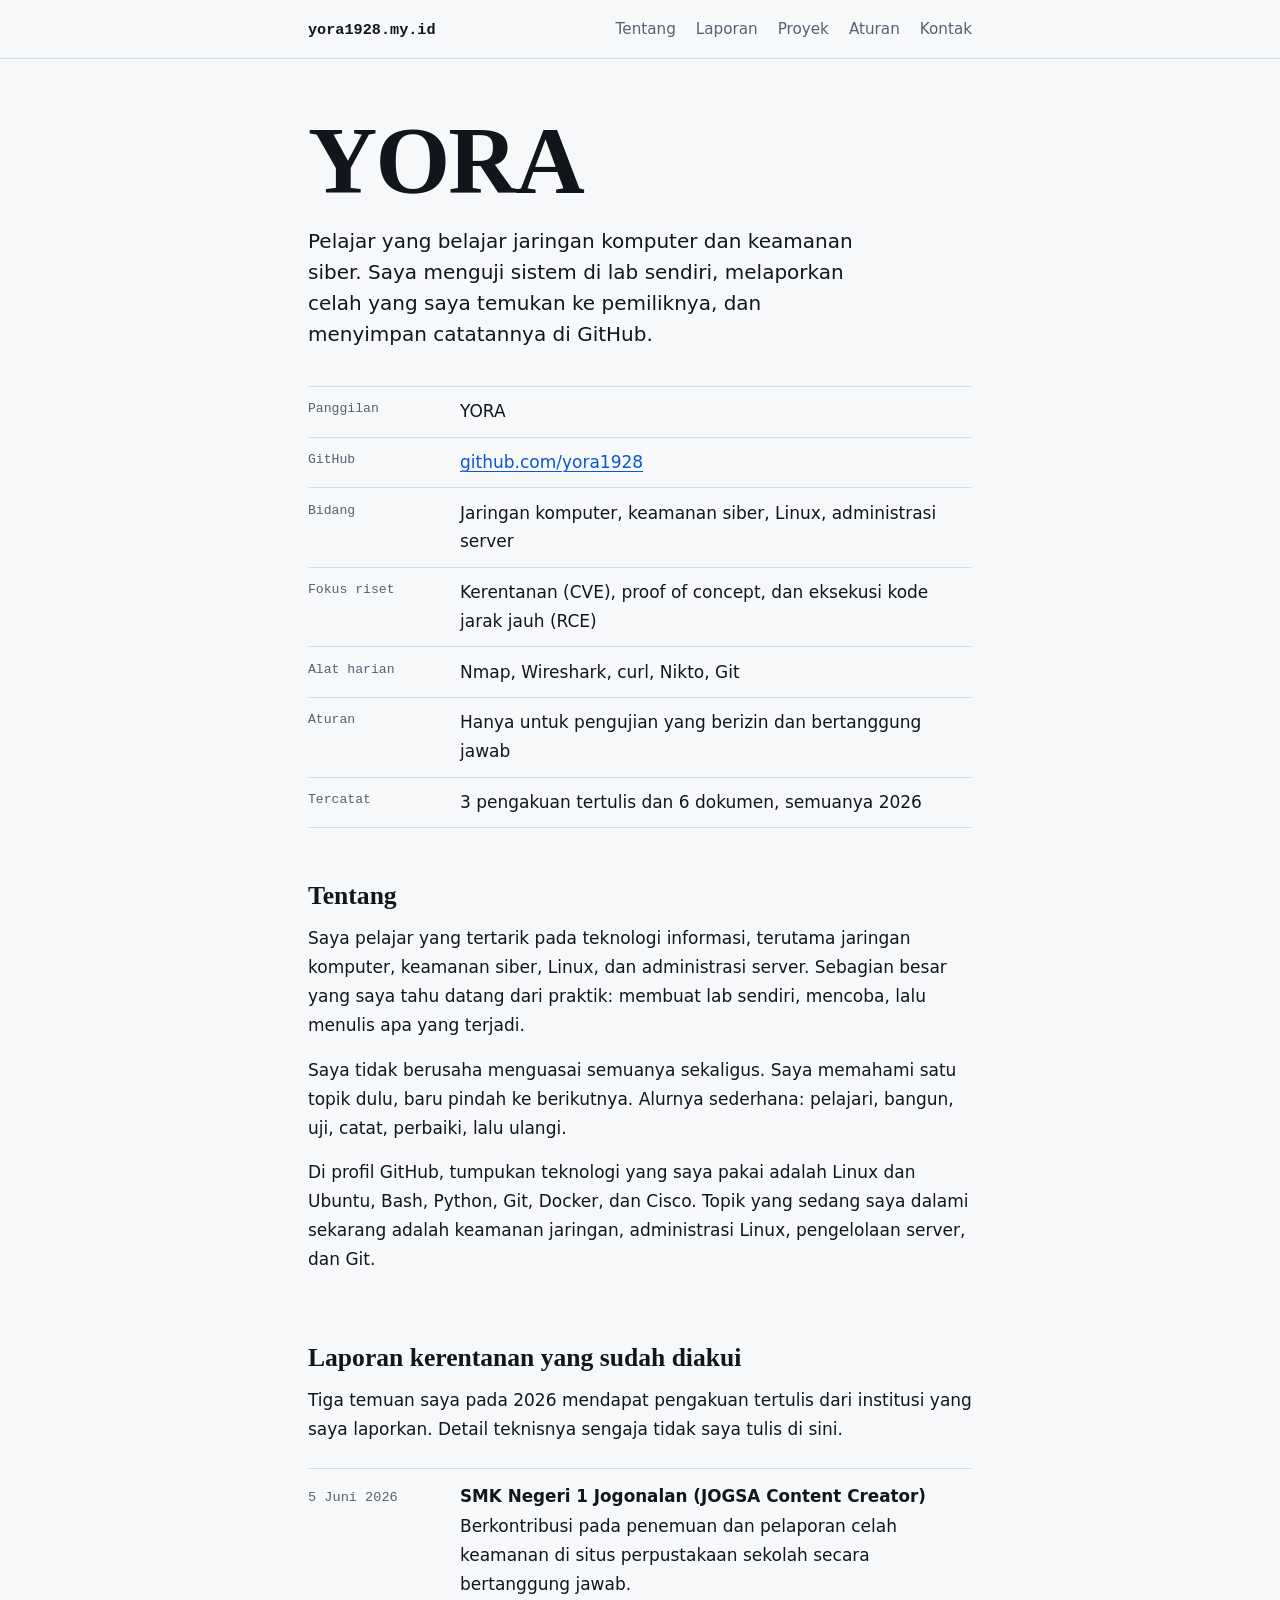
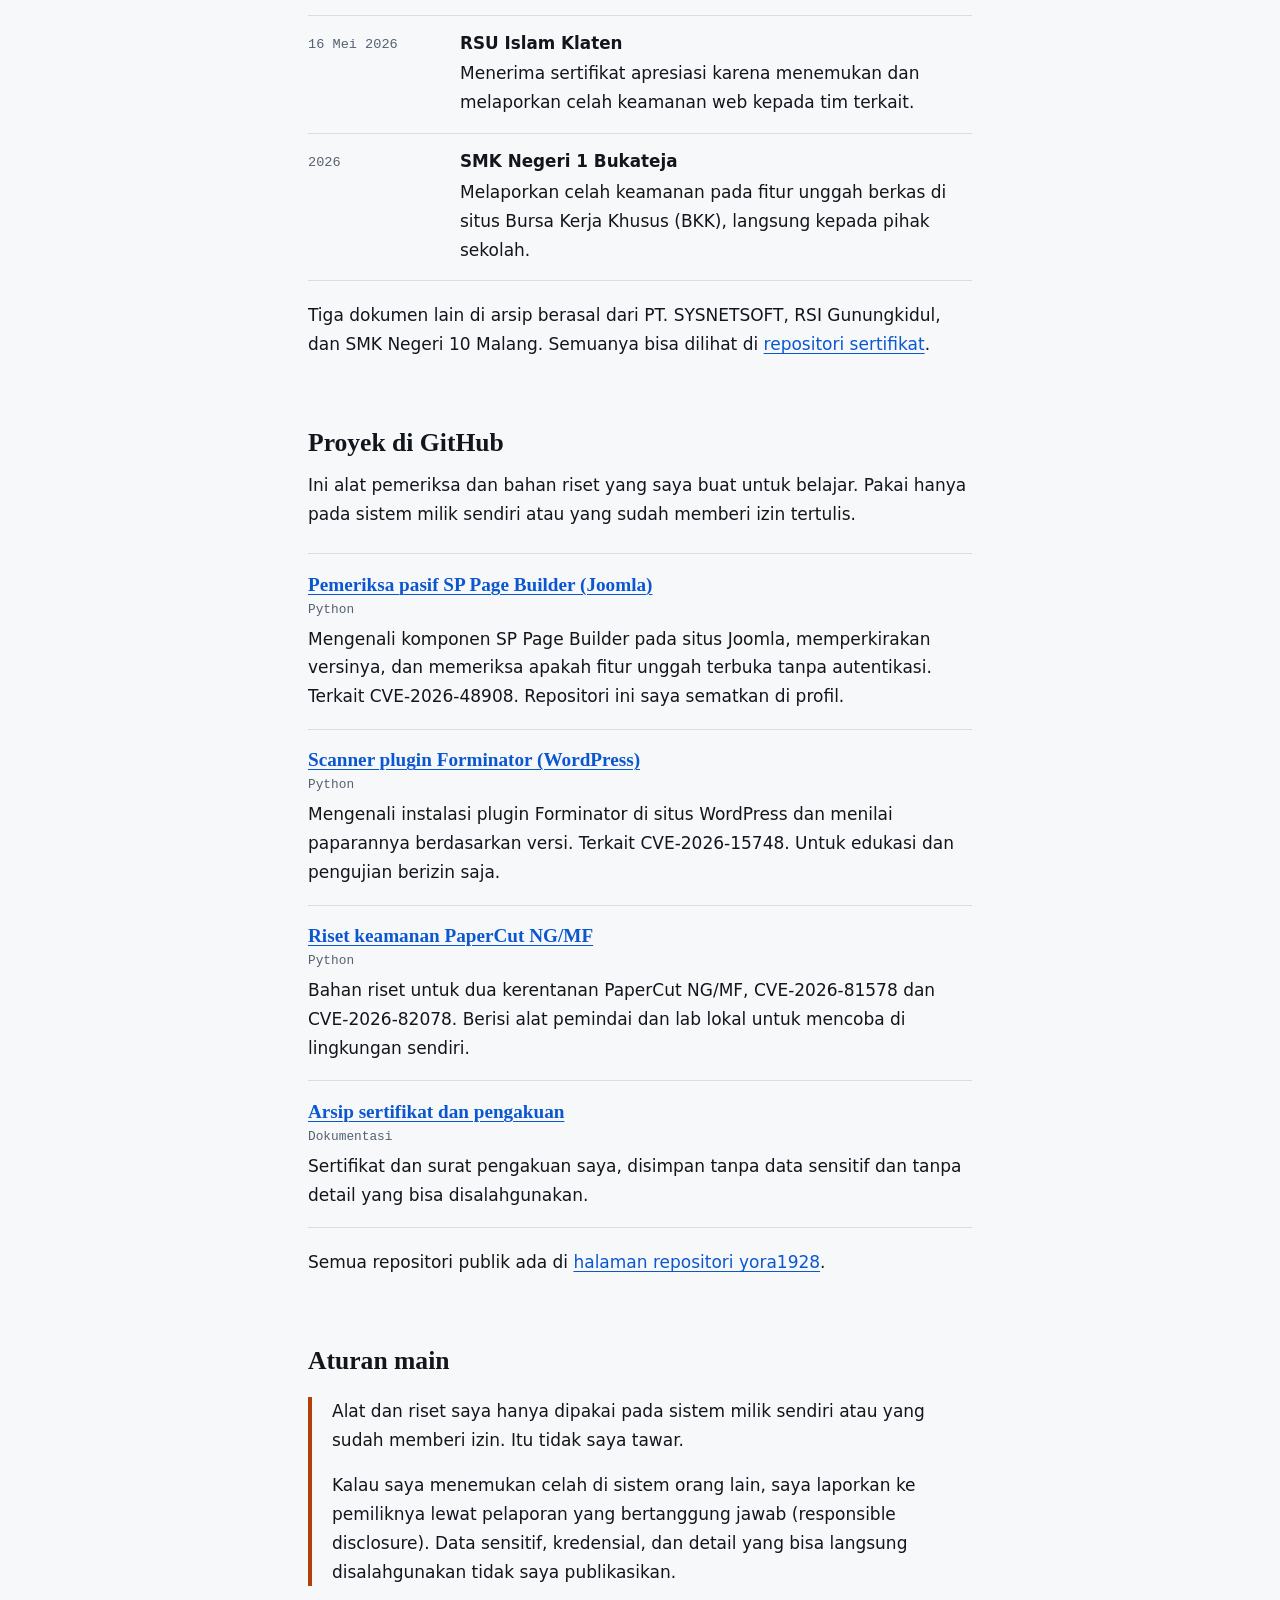
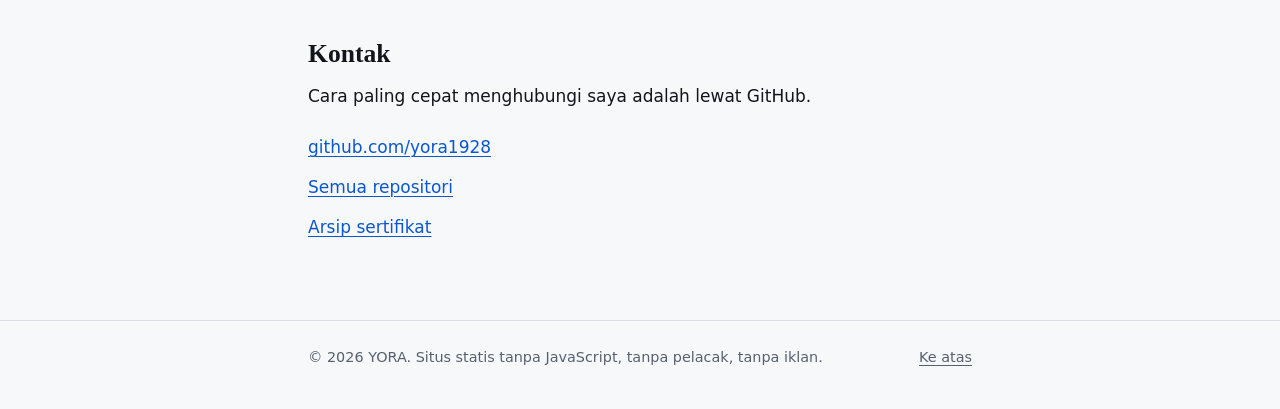
<file: index.html>
<!doctype html>
<html lang="id">
<head>
  <meta charset="utf-8">
  <meta name="viewport" content="width=device-width, initial-scale=1">

  <title>YORA (yora1928): jaringan komputer dan keamanan siber</title>
  <meta name="description" content="Situs pribadi YORA (yora1928), pelajar yang belajar jaringan komputer dan keamanan siber: laporan kerentanan, proyek GitHub, dan aturan etika risetnya.">
  <meta name="author" content="YORA">
  <meta name="robots" content="index, follow, max-snippet:-1, max-image-preview:large">
  <link rel="canonical" href="https://yora1928.my.id/">
  <link rel="alternate" hreflang="id" href="https://yora1928.my.id/">
  <link rel="alternate" hreflang="x-default" href="https://yora1928.my.id/">
  <link rel="me" href="https://github.com/yora1928">

  <meta name="color-scheme" content="light dark">
  <meta name="theme-color" content="#F7F8FA" media="(prefers-color-scheme: light)">
  <meta name="theme-color" content="#0F1318" media="(prefers-color-scheme: dark)">
  <link rel="icon" href="assets/favicon.svg" type="image/svg+xml">

  <!-- Verifikasi Google Search Console (metode tag HTML). Buka komentar ini dan isi kodenya jika kamu memilih metode ini.
  <meta name="google-site-verification" content="ISI_KODE_DARI_GOOGLE_SEARCH_CONSOLE">
  -->

  <meta property="og:type" content="profile">
  <meta property="og:site_name" content="YORA (yora1928)">
  <meta property="og:locale" content="id_ID">
  <meta property="og:title" content="YORA (yora1928): jaringan komputer dan keamanan siber">
  <meta property="og:description" content="Pelajar yang belajar jaringan komputer dan keamanan siber. Laporan kerentanan, proyek GitHub, dan aturan etika riset.">
  <meta property="og:url" content="https://yora1928.my.id/">
  <meta property="og:image" content="https://yora1928.my.id/assets/og-image.png">
  <meta property="og:image:width" content="1200">
  <meta property="og:image:height" content="630">
  <meta property="og:image:alt" content="YORA, yora1928.my.id, jaringan komputer dan keamanan siber">
  <meta name="twitter:card" content="summary_large_image">
  <meta name="twitter:title" content="YORA (yora1928): jaringan komputer dan keamanan siber">
  <meta name="twitter:description" content="Pelajar yang belajar jaringan komputer dan keamanan siber.">
  <meta name="twitter:image" content="https://yora1928.my.id/assets/og-image.png">

  <script type="application/ld+json">
  {
    "@context": "https://schema.org",
    "@graph": [
      {
        "@type": "WebSite",
        "@id": "https://yora1928.my.id/#website",
        "url": "https://yora1928.my.id/",
        "name": "YORA (yora1928)",
        "inLanguage": "id",
        "publisher": { "@id": "https://yora1928.my.id/#person" }
      },
      {
        "@type": "ProfilePage",
        "@id": "https://yora1928.my.id/#profilepage",
        "url": "https://yora1928.my.id/",
        "name": "YORA (yora1928): jaringan komputer dan keamanan siber",
        "inLanguage": "id",
        "dateModified": "2026-09-20",
        "isPartOf": { "@id": "https://yora1928.my.id/#website" },
        "mainEntity": { "@id": "https://yora1928.my.id/#person" }
      },
      {
        "@type": "Person",
        "@id": "https://yora1928.my.id/#person",
        "name": "YORA",
        "alternateName": "yora1928",
        "url": "https://yora1928.my.id/",
        "sameAs": ["https://github.com/yora1928"],
        "description": "Pelajar yang mendalami jaringan komputer, keamanan siber, Linux, dan administrasi server.",
        "knowsAbout": ["Jaringan komputer", "Keamanan siber", "Linux", "Administrasi server", "Pelaporan kerentanan yang bertanggung jawab"]
      },
      {
        "@type": "SoftwareSourceCode",
        "name": "Pemeriksa pasif SP Page Builder (Joomla)",
        "codeRepository": "https://github.com/yora1928/CVE-2026-48908-by-yora",
        "programmingLanguage": "Python",
        "author": { "@id": "https://yora1928.my.id/#person" }
      },
      {
        "@type": "SoftwareSourceCode",
        "name": "Scanner plugin Forminator (WordPress)",
        "codeRepository": "https://github.com/yora1928/cve-2026-15748",
        "programmingLanguage": "Python",
        "author": { "@id": "https://yora1928.my.id/#person" }
      },
      {
        "@type": "SoftwareSourceCode",
        "name": "Riset keamanan PaperCut NG/MF",
        "codeRepository": "https://github.com/yora1928/PaperCut-CVE-2026-81578-82078",
        "programmingLanguage": "Python",
        "author": { "@id": "https://yora1928.my.id/#person" }
      }
    ]
  }
  </script>

  <link rel="stylesheet" href="css/style.css">
</head>
<body>
  <a class="skip" href="#isi">Lewati ke isi halaman</a>

  <header class="masthead">
    <div class="col masthead-row">
      <a class="site" href="./">yora1928.my.id</a>
      <nav aria-label="Navigasi utama">
        <ul>
          <li><a href="#tentang">Tentang</a></li>
          <li><a href="#laporan">Laporan</a></li>
          <li><a href="#proyek">Proyek</a></li>
          <li><a href="#aturan">Aturan</a></li>
          <li><a href="#kontak">Kontak</a></li>
        </ul>
      </nav>
    </div>
  </header>

  <main id="isi">
    <div class="col">

      <section class="intro" aria-labelledby="judul">
        <h1 id="judul">YORA</h1>
        <p class="lead">Pelajar yang belajar jaringan komputer dan keamanan siber. Saya menguji sistem di lab sendiri, melaporkan celah yang saya temukan ke pemiliknya, dan menyimpan catatannya di GitHub.</p>

        <dl class="record">
          <div><dt>Panggilan</dt><dd>YORA</dd></div>
          <div><dt>GitHub</dt><dd><a href="https://github.com/yora1928" rel="me noopener noreferrer" target="_blank">github.com/yora1928</a></dd></div>
          <div><dt>Bidang</dt><dd>Jaringan komputer, keamanan siber, Linux, administrasi server</dd></div>
          <div><dt>Fokus riset</dt><dd>Kerentanan (CVE), proof of concept, dan eksekusi kode jarak jauh (RCE)</dd></div>
          <div><dt>Alat harian</dt><dd>Nmap, Wireshark, curl, Nikto, Git</dd></div>
          <div><dt>Aturan</dt><dd>Hanya untuk pengujian yang berizin dan bertanggung jawab</dd></div>
          <div><dt>Tercatat</dt><dd>3 pengakuan tertulis dan 6 dokumen, semuanya 2026</dd></div>
        </dl>
      </section>

      <section id="tentang" aria-labelledby="h-tentang">
        <h2 id="h-tentang">Tentang</h2>
        <p>Saya pelajar yang tertarik pada teknologi informasi, terutama jaringan komputer, keamanan siber, Linux, dan administrasi server. Sebagian besar yang saya tahu datang dari praktik: membuat lab sendiri, mencoba, lalu menulis apa yang terjadi.</p>
        <p>Saya tidak berusaha menguasai semuanya sekaligus. Saya memahami satu topik dulu, baru pindah ke berikutnya. Alurnya sederhana: pelajari, bangun, uji, catat, perbaiki, lalu ulangi.</p>
        <p>Di profil GitHub, tumpukan teknologi yang saya pakai adalah Linux dan Ubuntu, Bash, Python, Git, Docker, dan Cisco. Topik yang sedang saya dalami sekarang adalah keamanan jaringan, administrasi Linux, pengelolaan server, dan Git.</p>
      </section>

      <section id="laporan" aria-labelledby="h-laporan">
        <h2 id="h-laporan">Laporan kerentanan yang sudah diakui</h2>
        <p>Tiga temuan saya pada 2026 mendapat pengakuan tertulis dari institusi yang saya laporkan. Detail teknisnya sengaja tidak saya tulis di sini.</p>

        <ol class="log">
          <li>
            <p class="when"><time datetime="2026-06-05">5 Juni 2026</time></p>
            <div>
              <h3>SMK Negeri 1 Jogonalan (JOGSA Content Creator)</h3>
              <p>Berkontribusi pada penemuan dan pelaporan celah keamanan di situs perpustakaan sekolah secara bertanggung jawab.</p>
            </div>
          </li>
          <li>
            <p class="when"><time datetime="2026-05-16">16 Mei 2026</time></p>
            <div>
              <h3>RSU Islam Klaten</h3>
              <p>Menerima sertifikat apresiasi karena menemukan dan melaporkan celah keamanan web kepada tim terkait.</p>
            </div>
          </li>
          <li>
            <p class="when"><time datetime="2026">2026</time></p>
            <div>
              <h3>SMK Negeri 1 Bukateja</h3>
              <p>Melaporkan celah keamanan pada fitur unggah berkas di situs Bursa Kerja Khusus (BKK), langsung kepada pihak sekolah.</p>
            </div>
          </li>
        </ol>

        <p>Tiga dokumen lain di arsip berasal dari PT. SYSNETSOFT, RSI Gunungkidul, dan SMK Negeri 10 Malang. Semuanya bisa dilihat di <a href="https://github.com/yora1928/certifications-README.md" target="_blank" rel="noopener noreferrer">repositori sertifikat</a>.</p>
      </section>

      <section id="proyek" aria-labelledby="h-proyek">
        <h2 id="h-proyek">Proyek di GitHub</h2>
        <p>Ini alat pemeriksa dan bahan riset yang saya buat untuk belajar. Pakai hanya pada sistem milik sendiri atau yang sudah memberi izin tertulis.</p>

        <ul class="repos">
          <li>
            <h3><a href="https://github.com/yora1928/CVE-2026-48908-by-yora" target="_blank" rel="noopener noreferrer">Pemeriksa pasif SP Page Builder (Joomla)</a></h3>
            <p class="lang">Python</p>
            <p>Mengenali komponen SP Page Builder pada situs Joomla, memperkirakan versinya, dan memeriksa apakah fitur unggah terbuka tanpa autentikasi. Terkait CVE-2026-48908. Repositori ini saya sematkan di profil.</p>
          </li>
          <li>
            <h3><a href="https://github.com/yora1928/cve-2026-15748" target="_blank" rel="noopener noreferrer">Scanner plugin Forminator (WordPress)</a></h3>
            <p class="lang">Python</p>
            <p>Mengenali instalasi plugin Forminator di situs WordPress dan menilai paparannya berdasarkan versi. Terkait CVE-2026-15748. Untuk edukasi dan pengujian berizin saja.</p>
          </li>
          <li>
            <h3><a href="https://github.com/yora1928/PaperCut-CVE-2026-81578-82078" target="_blank" rel="noopener noreferrer">Riset keamanan PaperCut NG/MF</a></h3>
            <p class="lang">Python</p>
            <p>Bahan riset untuk dua kerentanan PaperCut NG/MF, CVE-2026-81578 dan CVE-2026-82078. Berisi alat pemindai dan lab lokal untuk mencoba di lingkungan sendiri.</p>
          </li>
          <li>
            <h3><a href="https://github.com/yora1928/certifications-README.md" target="_blank" rel="noopener noreferrer">Arsip sertifikat dan pengakuan</a></h3>
            <p class="lang">Dokumentasi</p>
            <p>Sertifikat dan surat pengakuan saya, disimpan tanpa data sensitif dan tanpa detail yang bisa disalahgunakan.</p>
          </li>
        </ul>

        <p>Semua repositori publik ada di <a href="https://github.com/yora1928?tab=repositories" target="_blank" rel="noopener noreferrer">halaman repositori yora1928</a>.</p>
      </section>

      <section id="aturan" aria-labelledby="h-aturan">
        <h2 id="h-aturan">Aturan main</h2>
        <div class="rule">
          <p>Alat dan riset saya hanya dipakai pada sistem milik sendiri atau yang sudah memberi izin. Itu tidak saya tawar.</p>
          <p>Kalau saya menemukan celah di sistem orang lain, saya laporkan ke pemiliknya lewat pelaporan yang bertanggung jawab (responsible disclosure). Data sensitif, kredensial, dan detail yang bisa langsung disalahgunakan tidak saya publikasikan.</p>
        </div>
      </section>

      <section id="kontak" aria-labelledby="h-kontak">
        <h2 id="h-kontak">Kontak</h2>
        <p>Cara paling cepat menghubungi saya adalah lewat GitHub.</p>
        <!-- Untuk menampilkan email, tambahkan satu baris <li> di daftar bawah, contoh:
        <li><a href="mailto:EMAILMU@contoh.com">EMAILMU@contoh.com</a></li>
        -->
        <ul class="links">
          <li><a href="https://github.com/yora1928" rel="me noopener noreferrer" target="_blank">github.com/yora1928</a></li>
          <li><a href="https://github.com/yora1928?tab=repositories" target="_blank" rel="noopener noreferrer">Semua repositori</a></li>
          <li><a href="https://github.com/yora1928/certifications-README.md" target="_blank" rel="noopener noreferrer">Arsip sertifikat</a></li>
        </ul>
      </section>

    </div>
  </main>

  <footer class="foot">
    <div class="col foot-row">
      <p>&copy; 2026 YORA. Situs statis tanpa JavaScript, tanpa pelacak, tanpa iklan.</p>
      <p><a href="#judul">Ke atas</a></p>
    </div>
  </footer>
</body>
</html>
</file>
<file: css/style.css>
/* yora1928.my.id
   Satu kolom, gaya dokumen teknis. Tanpa JavaScript. */

:root{
  --bg:#F7F8FA;
  --ink:#12161C;
  --muted:#566170;
  --rule:#D9DEE5;
  --link:#0B57D0;
  --mark:#B3400A;

  --serif:"Iowan Old Style","Palatino Linotype",Palatino,"Book Antiqua",Georgia,serif;
  --sans:system-ui,-apple-system,"Segoe UI",Roboto,"Helvetica Neue",Arial,sans-serif;
  --mono:ui-monospace,"Cascadia Mono","SF Mono",Consolas,Menlo,monospace;
}

@media (prefers-color-scheme: dark){
  :root{
    --bg:#0F1318;
    --ink:#E8EBF0;
    --muted:#98A2B0;
    --rule:#262D38;
    --link:#8AB4FF;
    --mark:#F0925F;
  }
}

*,*::before,*::after{ box-sizing:border-box; }

html{ scroll-behavior:smooth; -webkit-text-size-adjust:100%; }
@media (prefers-reduced-motion: reduce){ html{ scroll-behavior:auto; } }

body{
  margin:0;
  background:var(--bg);
  color:var(--ink);
  font:1.0625rem/1.7 var(--sans);
  text-rendering:optimizeLegibility;
}

.col{ max-width:44rem; margin-inline:auto; padding-inline:1.25rem; }

a{ color:var(--link); text-underline-offset:0.18em; text-decoration-thickness:1px; }
a:hover{ text-decoration-thickness:2px; }
a:focus-visible{ outline:2px solid var(--link); outline-offset:3px; border-radius:2px; }

p{ margin:0 0 1rem; max-width:62ch; }

h1,h2,h3{ margin:0; font-weight:700; }
h2{ font:700 1.6rem/1.25 var(--serif); margin-bottom:0.75rem; }
h3{ font:700 1.05rem/1.4 var(--sans); margin-bottom:0.25rem; }

section{ padding-top:3.25rem; scroll-margin-top:1rem; }

.skip{
  position:absolute; left:-999px; top:0;
  background:var(--ink); color:var(--bg); padding:0.6rem 1rem; z-index:10;
}
.skip:focus{ left:0.75rem; top:0.75rem; }

/* ---------- Masthead ---------- */
.masthead{ border-bottom:1px solid var(--rule); }
.masthead-row{
  display:flex; flex-wrap:wrap; align-items:baseline;
  justify-content:space-between; gap:0.4rem 1.5rem; padding-block:0.9rem;
}
.site{
  font:600 0.95rem var(--mono); color:var(--ink); text-decoration:none;
}
.site:hover{ color:var(--link); }
.masthead ul{ display:flex; flex-wrap:wrap; gap:0.25rem 1.25rem; list-style:none; margin:0; padding:0; }
.masthead nav a{ color:var(--muted); font-size:0.95rem; text-decoration:none; }
.masthead nav a:hover{ color:var(--link); text-decoration:underline; }

/* ---------- Intro ---------- */
.intro{ padding-top:3.5rem; }
h1{
  font:700 clamp(3.25rem, 11vw, 6rem)/0.95 var(--serif);
  letter-spacing:-0.02em;
  margin-bottom:1.25rem;
}
.lead{ font-size:1.25rem; line-height:1.55; max-width:36rem; margin-bottom:0; }

.record{ margin:2.25rem 0 0; }
.record > div{
  display:grid; grid-template-columns:8.5rem 1fr; gap:1rem;
  padding:0.65rem 0; border-top:1px solid var(--rule);
}
.record > div:last-child{ border-bottom:1px solid var(--rule); }
.record dt{ font:500 0.82rem/1.9 var(--mono); color:var(--muted); }
.record dd{ margin:0; }

/* ---------- Laporan ---------- */
.log{ list-style:none; margin:1.5rem 0 1.25rem; padding:0; }
.log li{
  display:grid; grid-template-columns:8.5rem 1fr; gap:1rem;
  padding:1rem 0; border-top:1px solid var(--rule);
}
.log li:last-child{ border-bottom:1px solid var(--rule); }
.when{ font:500 0.85rem/1.9 var(--mono); color:var(--muted); margin:0; }
.log p:not(.when){ margin-bottom:0; }

/* ---------- Proyek ---------- */
.repos{ list-style:none; margin:1.5rem 0 1.25rem; padding:0; }
.repos li{ padding:1.1rem 0; border-top:1px solid var(--rule); }
.repos li:last-child{ border-bottom:1px solid var(--rule); }
.repos h3{ font:700 1.2rem/1.35 var(--serif); }
.lang{ font:500 0.8rem var(--mono); color:var(--muted); margin-bottom:0.5rem; }
.repos li > p:last-child{ margin-bottom:0; }

/* ---------- Aturan ---------- */
.rule{ border-left:4px solid var(--mark); padding-left:1.25rem; margin-top:1.25rem; }
.rule p:last-child{ margin-bottom:0; }

/* ---------- Kontak ---------- */
.links{ list-style:none; margin:0; padding:0; }
.links li{ padding:0.35rem 0; }

/* ---------- Footer ---------- */
.foot{ margin-top:4.5rem; border-top:1px solid var(--rule); color:var(--muted); font-size:0.9rem; }
.foot-row{
  display:flex; flex-wrap:wrap; justify-content:space-between;
  gap:0.5rem 1.5rem; padding-block:1.5rem 2.5rem;
}
.foot p{ margin:0; }
.foot a{ color:var(--muted); }
.foot a:hover{ color:var(--link); }

/* ---------- Layar kecil ---------- */
@media (max-width:560px){
  .record > div, .log li{ grid-template-columns:1fr; gap:0; }
  .record dt, .when{ line-height:1.6; }
  .lead{ font-size:1.15rem; }
}

/* ---------- Cetak (untuk yang mencetak portofolio) ---------- */
@media print{
  :root{ --bg:#fff; --ink:#000; --muted:#333; --rule:#bbb; --link:#000; --mark:#000; }
  .masthead nav, .skip, .foot a{ display:none; }
  a{ text-decoration:none; }
  a[href^="http"]::after{ content:" (" attr(href) ")"; font-size:0.8em; color:#333; }
  section{ break-inside:avoid; }
}
</file>
